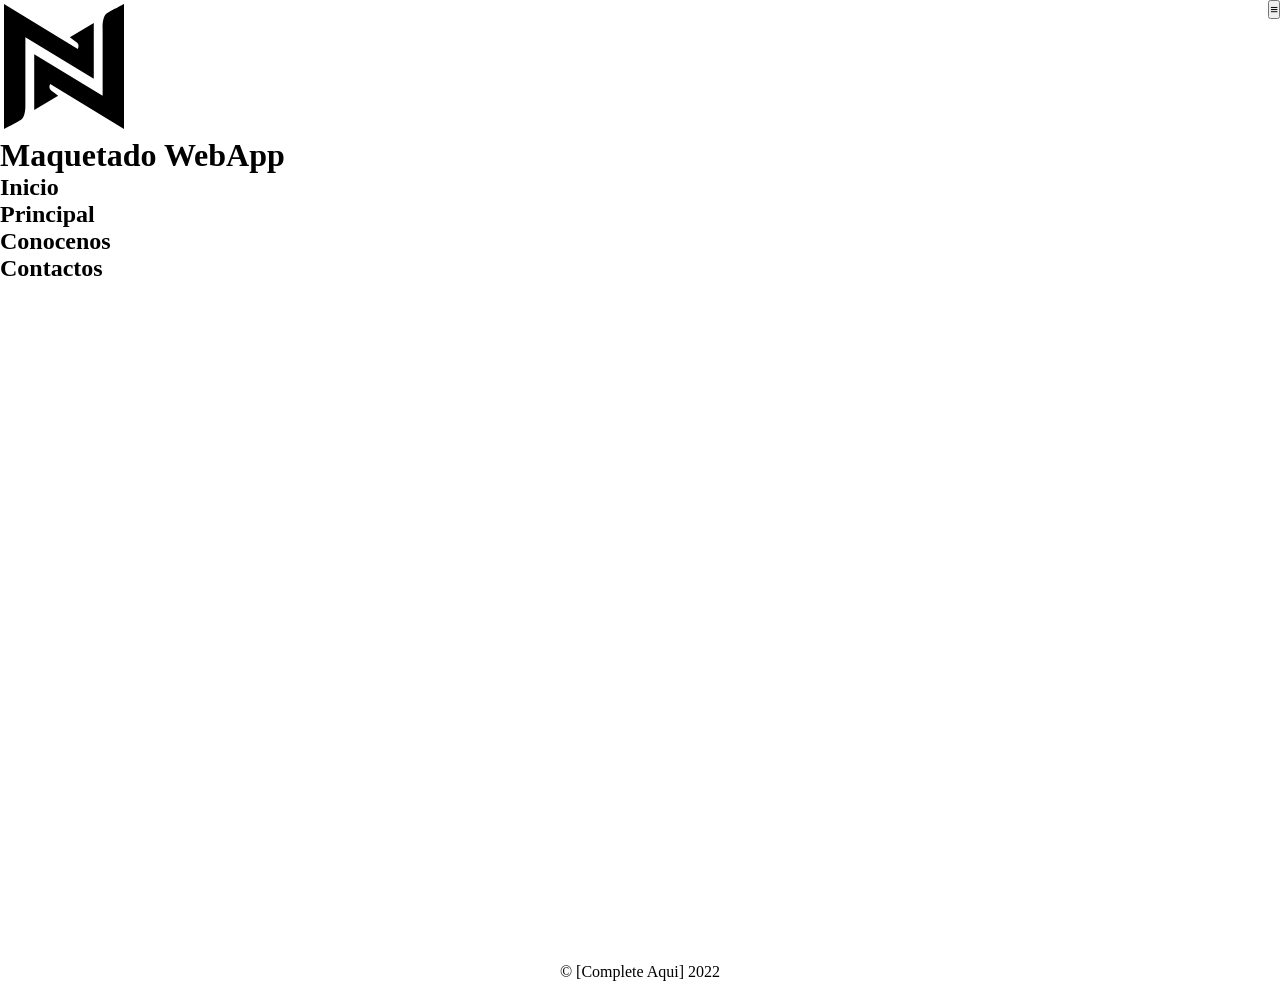
<file: Da Vinci/Interaccion/Brief 01 - Maqueta WebApp/index.html>
<!DOCTYPE html>
<html lang="en">
<head>
    <meta charset="UTF-8">
    <meta http-equiv="X-UA-Compatible" content="IE=edge">
    <meta name="viewport" content="width=device-width, initial-scale=1.0">
    <title>Maquetado WebApp</title>
    <link rel="stylesheet" href="styles/main.css">
</head>
<body>
    <header class="flex">
        <div class="logo">
            <img class="logo_img" src="./Resources/img/n-blem.svg" alt="">
        </div>
        <nav>
            <div class="menu">
                <button class="btn">&equiv;</button>
            </div>
        </nav>
    </header>
    <main>
        <h1>Maquetado WebApp</h1>
        <section class="contenido1">
            <h2>Inicio</h2>
            <!-- <p>Lorem ipsum dolor sit amet consectetur adipisicing elit. In nihil aperiam quia labore vitae ea! Commodi nesciunt reiciendis dolorum ducimus?</p> -->
        </section>
        <section class="contenido2">
            <h2>Principal</h2>
            <!-- <p>Lorem ipsum dolor sit amet consectetur adipisicing elit. Sunt magni labore ut quos maiores porro amet explicabo omnis numquam veniam!</p> -->
        </section>
        <section class="contenido3">
            <h2>Conocenos</h2>
            <!-- <p>Lorem ipsum dolor, sit amet consectetur adipisicing elit. Deleniti voluptate explicabo quia nesciunt veritatis omnis officia quas ex libero quaerat!</p> -->
        </section>
        <section class="contenido4">
            <h2>Contactos</h2>
            <!-- <p>Lorem ipsum dolor sit amet, consectetur adipisicing elit. Doloremque, tenetur? Quae eaque eligendi blanditiis, quos quia laborum molestiae iure ex!</p> -->
        </section>
    </main>
    <footer class="flex footer">
        <p class="copyright">© [Complete Aqui] 2022</p>
    </footer>
</body>
</html>
</file>
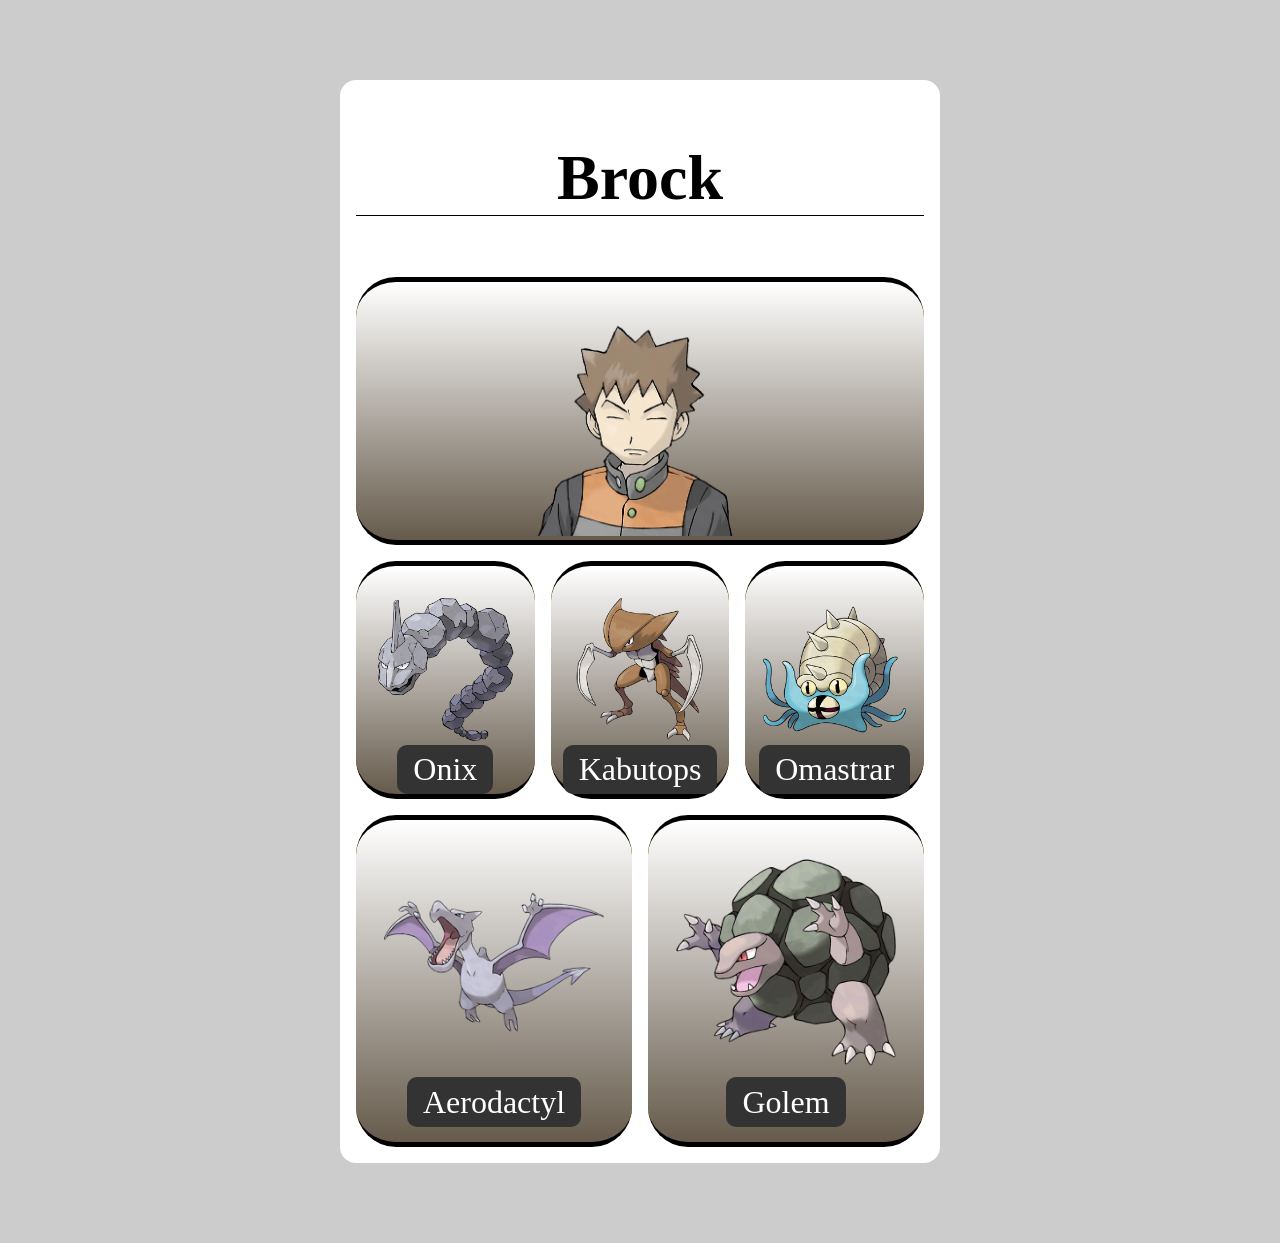
<file: Da Vinci/Interaccion/Brief 02 - Inline-block - alsinet_nicolas/index.html>
<!DOCTYPE html>
<html lang="en">
<head>
    <meta charset="UTF-8">
    <meta http-equiv="X-UA-Compatible" content="IE=edge">
    <meta name="viewport" content="width=device-width, initial-scale=1.0">
    <title>Document</title>
    <link rel="stylesheet" href="style.css">
</head>
<body>
    <div class="container_general">
        <h1 class="title">Brock</h1>
        <div class="container_singular container"><img src="./img/brock.webp" alt=""></div>
        <div class="container_linea3 container">
            <img src="./img/95.png" alt="">
            <p class="nombre">Onix</p>
        </div>
        <div class="container_linea3 container">
            <img src="./img/141.png" alt="">
            <p class="nombre">Kabutops</p>
        </div>
        <div class="container_linea3 container">
            <img src="./img/139.png" alt="">
            <p class="nombre">Omastrar</p>
        </div>
        <div class="container_linea2 container">
            <img src="./img/142.png" alt="">
            <p class="nombre">Aerodactyl</p>
        </div>
        <div class="container_linea2 container">
            <img src="./img/76.png" alt="">
            <p class="nombre">Golem</p>
        </div>
    </div>
</body>
</html>
</file>
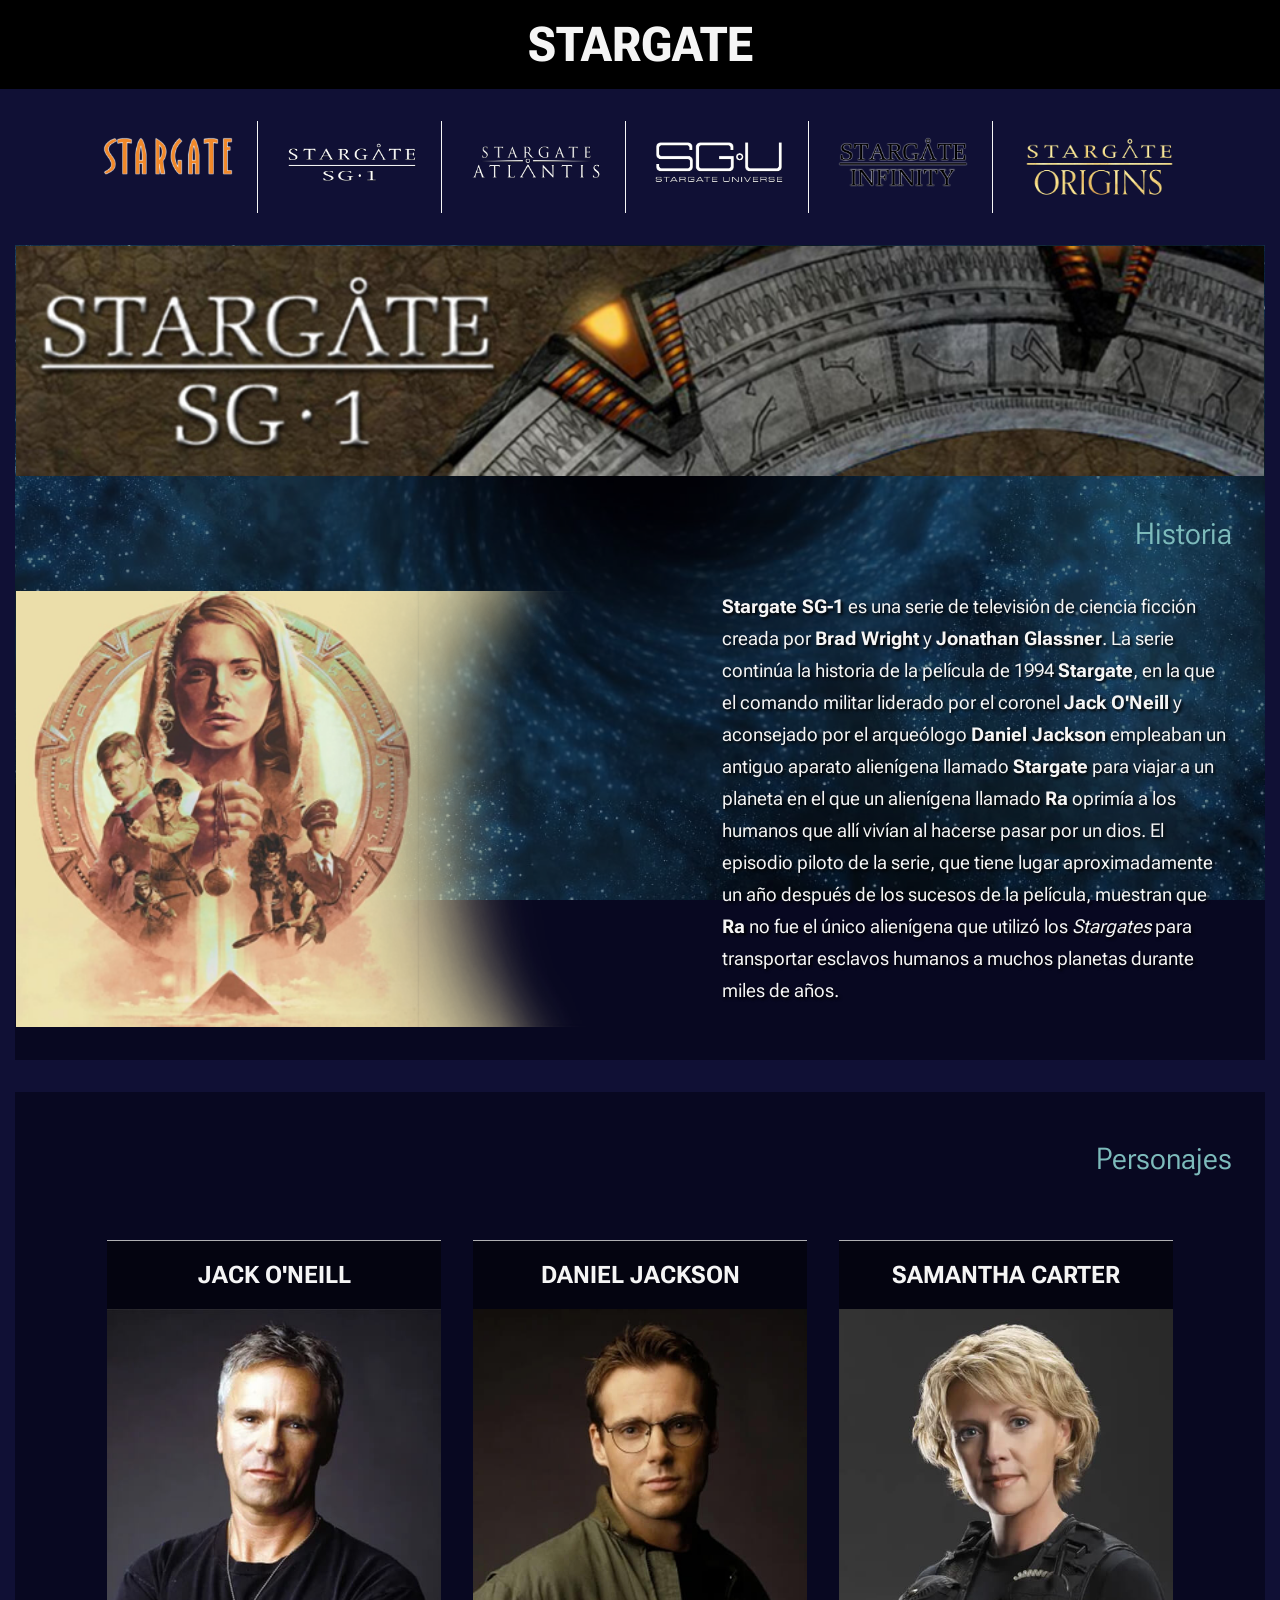
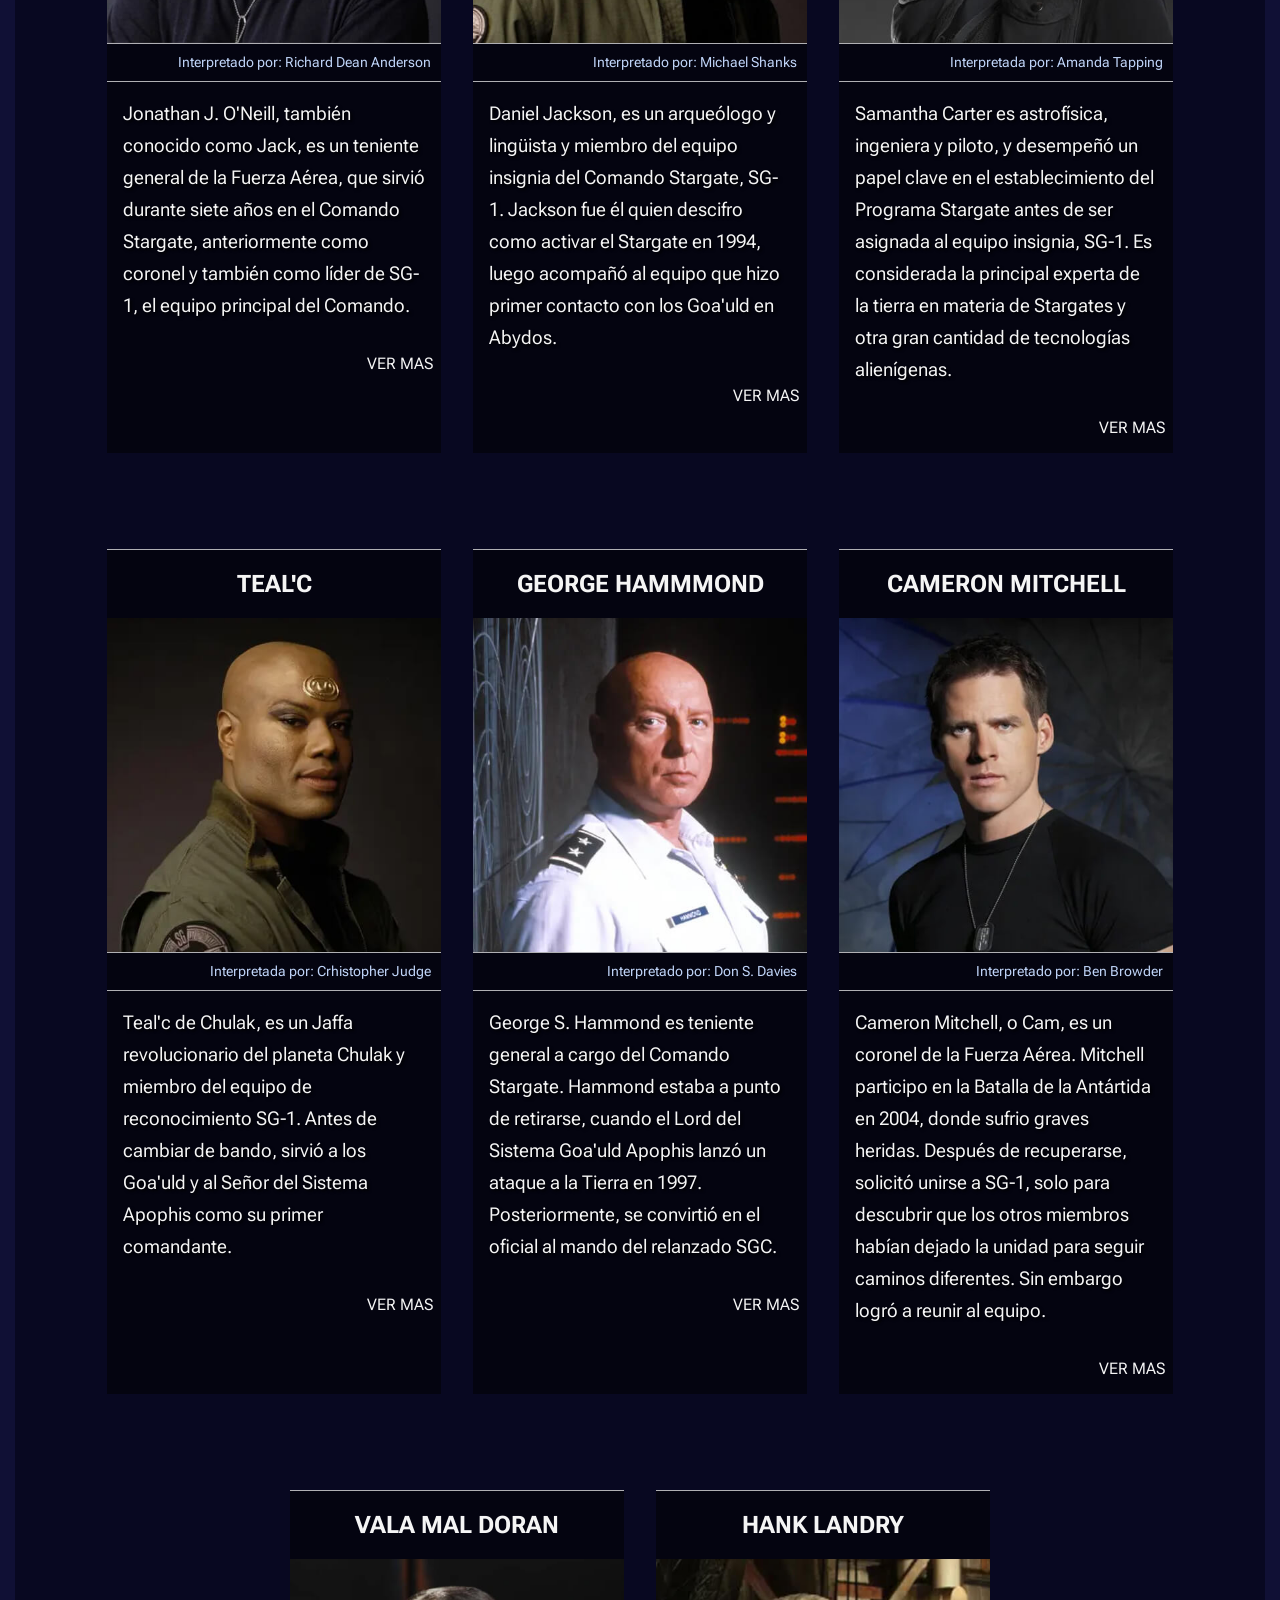
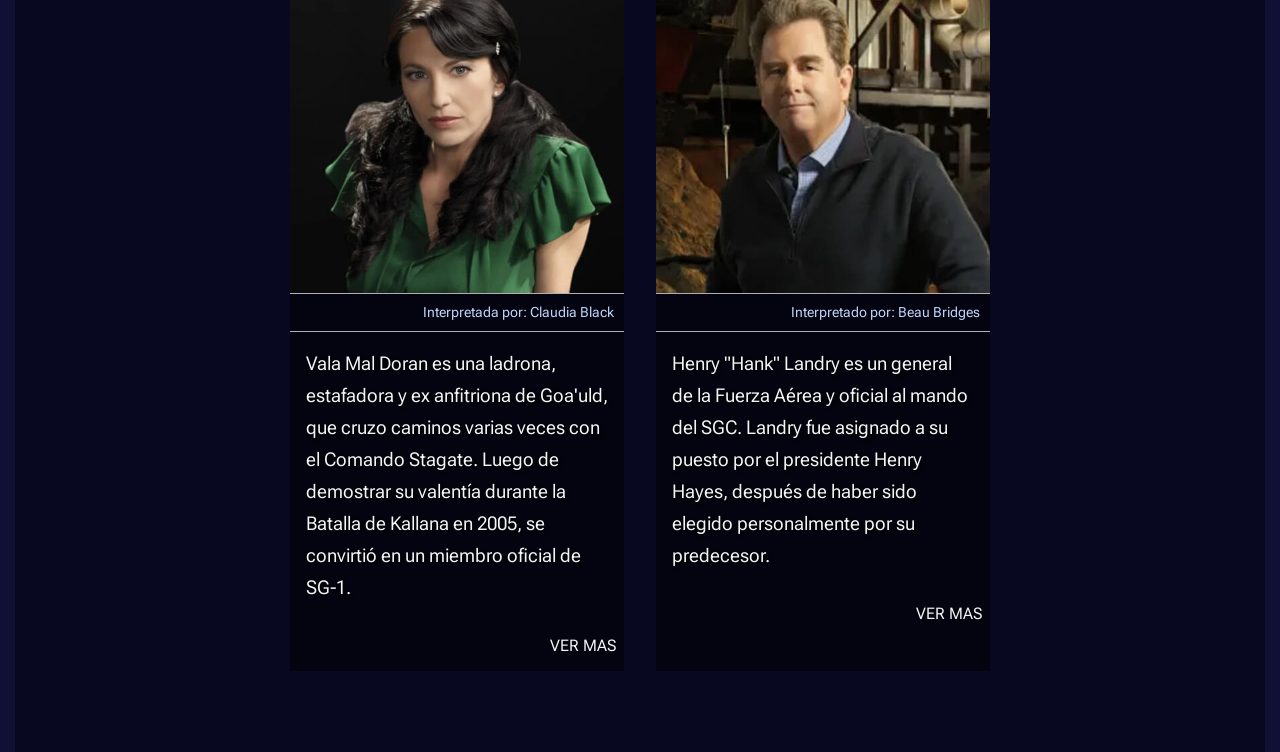
<file: Da Vinci/Interaccion/Brief 04 - parte 2 - Responsive - alsinet nicolas/index.html>
<!DOCTYPE html>
<html lang="en">

<head>
    <meta charset="UTF-8">
    <meta http-equiv="X-UA-Compatible" content="IE=edge">
    <meta name="viewport" content="width=device-width, initial-scale=1.0">
    <title>Práctica Media Queries</title>
    <link rel="stylesheet" href="css/style.css">

    <link rel="preconnect" href="https://fonts.googleapis.com">
    <link rel="preconnect" href="https://fonts.gstatic.com" crossorigin>
    <link href="https://fonts.googleapis.com/css2?family=Roboto+Flex:opsz,wght@8..144,300;8..144,400;8..144,700&display=swap" rel="stylesheet">
</head>

<body>
    <div class="header-bg">
        <header>
            <h1>Stargate</h1>
        </header>

        <nav>
            <div>
                <img src="img/logos/sg.png" alt="Logo Stargate">
                <span>Stargate (1994)</span>
            </div>
            <div>
                <img src="img/logos/sg1.png" alt="Logo Stargate SG-1">
                <span>Stargate SG-1</span>
            </div>
            <div>
                <img src="img/logos/sga.png" alt="Logo Stargate Atlantis">
                <span>Stargate Atlantis</span>
            </div>
            <div>
                <img src="img/logos/sgu.png" alt="Logo Stargate Universe">
                <span>Stargate Universe</span>
            </div>
            <div>
                <img src="img/logos/sgi.png" alt="Logo Stargate Infinity">
                <span>Stargate Infinity</span>
            </div>
            <div>
                <img src="img/logos/sgo.png" alt="Logo Stargate Oirgins">
                <span>Stargate Origins</span>
            </div>
        </nav>
    </div>
    <main>

        <h2>Stargate SG-1</h2>

        <section id="historia">
            <h3>Historia</h3>

            <div class="historiaBanner"><img src="img/banner.jpg" alt="Banner Stagate SG-1"></div>
            <div class="historiaPoster"><img src="img/bg/sgo.png" alt="Poster Stagate SG-1"></div>
            <div class="historiaTexto">
                <p><strong>Stargate SG-1</strong> es una serie de televisión de ciencia ficción creada por <strong>Brad
                        Wright</strong> y <strong>Jonathan Glassner</strong>. La serie continúa la historia de la
                    película
                    de 1994 <strong>Stargate</strong>, en la que el comando militar liderado por el coronel <strong>Jack
                        O'Neill</strong> y aconsejado por el arqueólogo <strong>Daniel Jackson</strong> empleaban un
                    antiguo
                    aparato alienígena llamado <strong>Stargate</strong> para viajar a un planeta en el que un
                    alienígena
                    llamado <strong>Ra</strong> oprimía a los humanos que allí vivían al hacerse pasar por un dios. El
                    episodio piloto de la serie, que tiene lugar aproximadamente un año después de los sucesos de la
                    película, muestran que <strong>Ra</strong> no fue el único alienígena que utilizó los
                    <em>Stargates</em>
                    para transportar esclavos humanos a muchos planetas durante miles de años.
                </p>
            </div>

        </section>

        <section id="personajes">
            <h3>Personajes</h3>

            <div>
                
                <div class="perfil_personaje">
                    <h4>Jack O'Neill</h4>
                    <div class="rowImg"><img src="img/personajes/jack.jpg" alt="Jack O'Neill"></div>
                    <div class="rowActor">Interpretado por: Richard Dean Anderson</div>
                    <div class="rowText">
                        <p>Jonathan J. O'Neill, también conocido como Jack, es un teniente general de la Fuerza
                            Aérea,
                            que
                            sirvió durante siete años en el Comando Stargate, anteriormente como coronel y también
                            como
                            líder de
                            SG-1, el equipo principal del Comando.</p>


                    </div>
                    <div class="rowLink">Ver Mas</div>
                </div>

                <div class="perfil_personaje">
                    <h4>Daniel Jackson</h4>
                    <div class="rowImg"><img src="img/personajes/daniel.jpg" alt="Daniel Jackson"></div>
                    <div class="rowActor">Interpretado por: Michael Shanks</div>
                    <div class="rowText">
                        <p>Daniel Jackson, es un arqueólogo y lingüista y miembro del equipo insignia del Comando
                            Stargate, SG-1. Jackson fue él quien descifro como activar el Stargate en 1994, luego
                            acompañó al equipo que hizo primer contacto con los Goa'uld en Abydos. </p>


                    </div>
                    <div class="rowLink">Ver Mas</div>
                </div>

                <div class="perfil_personaje">
                    <h4>Samantha Carter</h4>
                    <div class="rowImg"><img src="img/personajes/sam.jpg" alt="Samantha Carter"></div>
                    <div class="rowActor">Interpretada por: Amanda Tapping</div>
                    <div class="rowText">
                        <p>Samantha Carter es astrofísica, ingeniera y piloto, y desempeñó un papel clave en el
                            establecimiento
                            del Programa Stargate antes de ser asignada al equipo insignia, SG-1. Es considerada la
                            principal
                            experta de la tierra en materia de Stargates y otra gran cantidad de tecnologías
                            alienígenas.
                        </p>


                    </div>
                    <div class="rowLink">Ver Mas</div>
                </div>

                <div class="perfil_personaje">
                    <h4>Teal'c</h4>
                    <div class="rowImg"><img src="img/personajes/tealc.jpg" alt="Teal'c"></div>
                    <div class="rowActor">Interpretada por: Crhistopher Judge</div>
                    <div class="rowText">
                        <p>Teal'c de Chulak, es un Jaffa revolucionario del planeta Chulak y miembro del equipo de
                            reconocimiento SG-1. Antes de cambiar de bando, sirvió a los Goa'uld y al Señor del
                            Sistema
                            Apophis
                            como su primer comandante.</p>


                    </div>
                    <div class="rowLink">Ver Mas</div>
                </div>

                <div class="perfil_personaje">
                    <h4>George Hammmond</h4>
                    <div class="rowImg"><img src="img/personajes/hammond.jpg" alt="George Hammmond"></div>
                    <div class="rowActor">Interpretado por: Don S. Davies</div>
                    <div class="rowText">
                        <p>George S. Hammond es teniente general a cargo del Comando Stargate. Hammond estaba a
                            punto de
                            retirarse, cuando el Lord del Sistema Goa'uld Apophis lanzó un ataque a la Tierra en
                            1997.
                            Posteriormente, se convirtió en el oficial al mando del relanzado SGC.</p>


                    </div>
                    <div class="rowLink">Ver Mas</div>
                </div>

                <div class="perfil_personaje">
                    <h4>Cameron Mitchell</h4>
                    <div class="rowImg"><img src="img/personajes/cam.jpg" alt="Cameron Mitchell"></div>
                    <div class="rowActor">Interpretado por: Ben Browder</div>
                    <div class="rowText">
                        <p>Cameron Mitchell, o Cam, es un coronel de la Fuerza Aérea. Mitchell participo en la
                            Batalla de la
                            Antártida en 2004, donde sufrio graves heridas. Después de recuperarse,
                            solicitó
                            unirse
                            a SG-1, solo para descubrir que los otros miembros habían dejado la unidad para
                            seguir caminos
                            diferentes. Sin embargo logró a reunir al equipo.</p>


                    </div>
                    <div class="rowLink">Ver Mas</div>
                </div>

                <div class="perfil_personaje">
                    <h4>Vala Mal Doran</h4>
                    <div class="rowImg"><img src="img/personajes/vala.jpg" alt="Vala Mal Doran"></div>
                    <div class="rowActor">Interpretada por: Claudia Black</div>
                    <div class="rowText">
                        <p>Vala Mal Doran es una ladrona, estafadora y ex anfitriona de Goa'uld, que cruzo
                            caminos varias
                            veces
                            con el Comando Stagate. Luego de demostrar su valentía durante la Batalla de Kallana
                            en 2005, se
                            convirtió en un miembro oficial de SG-1.</p>


                    </div>
                    <div class="rowLink">Ver Mas</div>
                </div>

                <div class="perfil_personaje">
                    <h4>Hank Landry</h4>
                    <div class="rowImg"><img src="img/personajes/landry.jpg" alt="Hank Landry"></div>
                    <div class="rowActor">Interpretado por: Beau Bridges</div>
                    <div class="rowText">
                        <p>Henry "Hank" Landry es un general de la Fuerza Aérea y oficial al mando del SGC.
                            Landry fue
                            asignado
                            a su puesto por el presidente Henry Hayes, después de haber sido elegido
                            personalmente por su
                            predecesor.</p>


                    </div>
                    <div class="rowLink">Ver Mas</div>
                </div>
            </div>
        </section>


    </main>

</body>

</html>
</file>
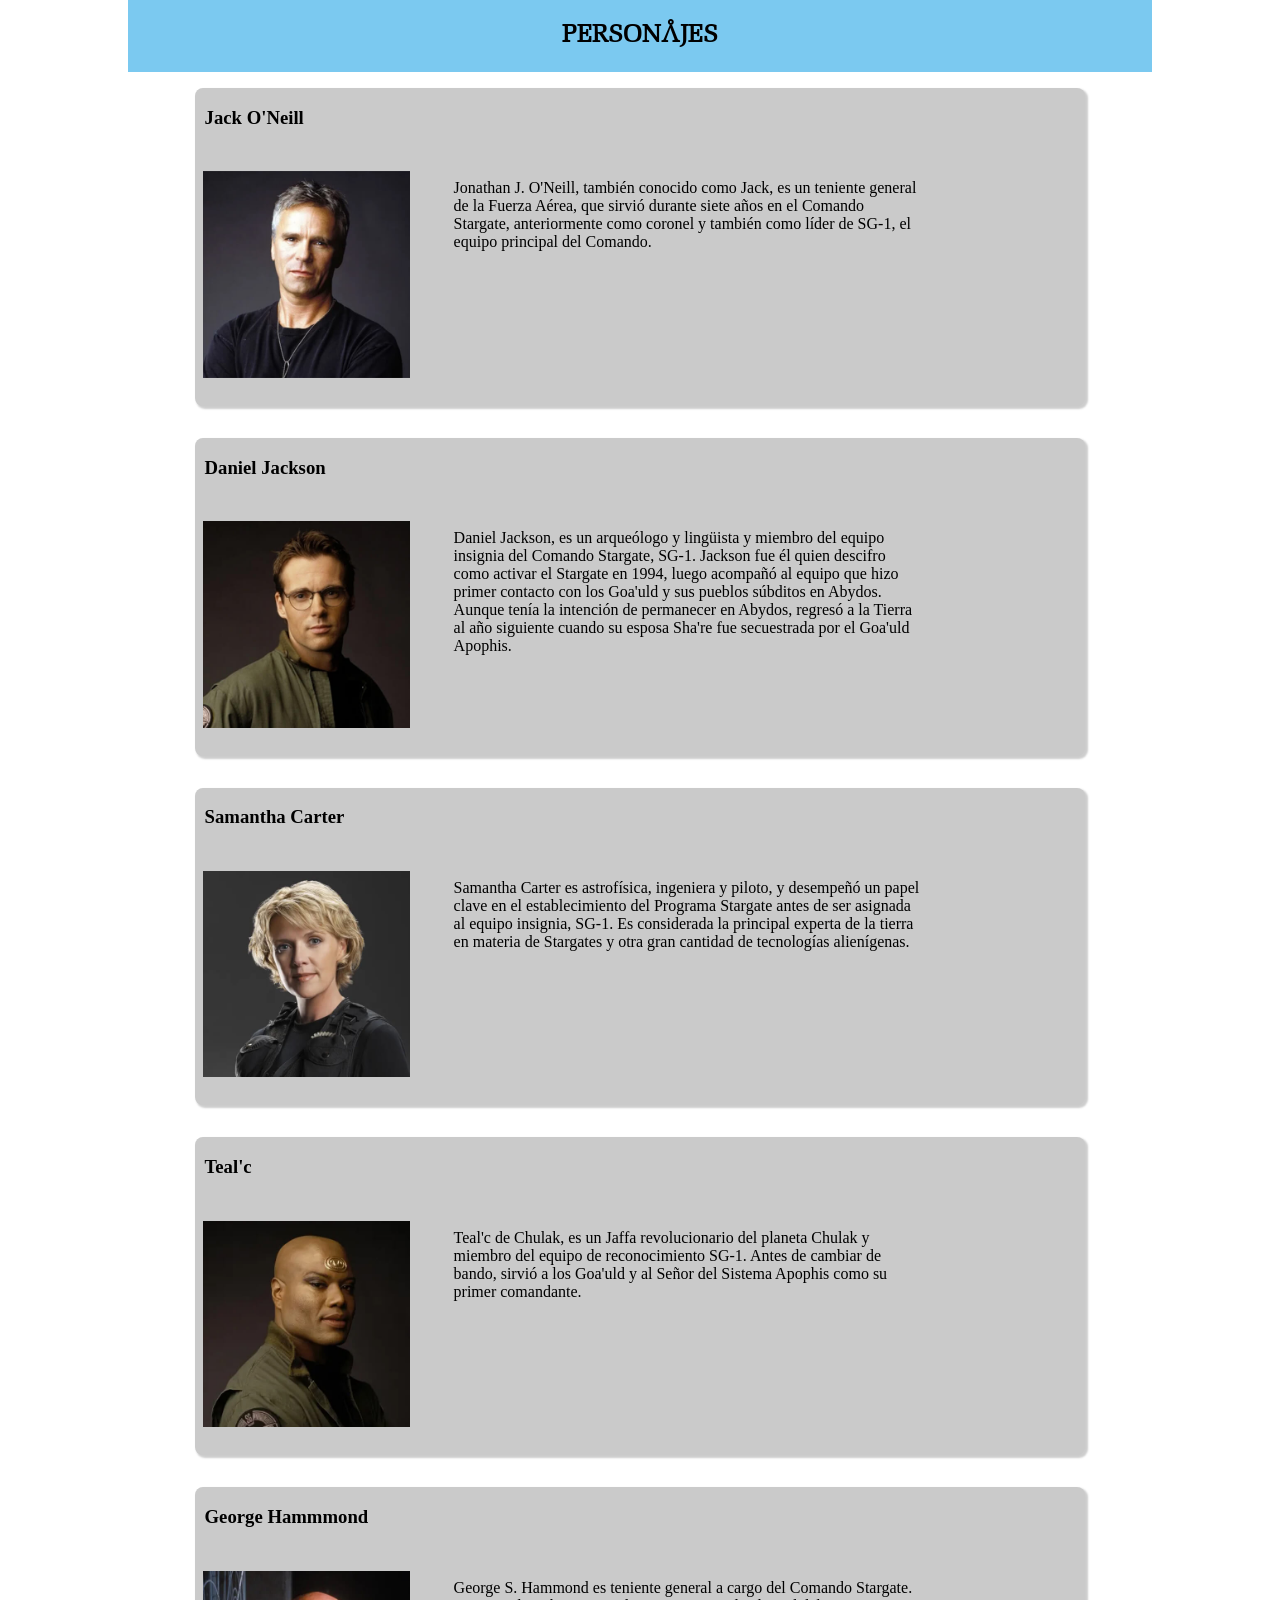
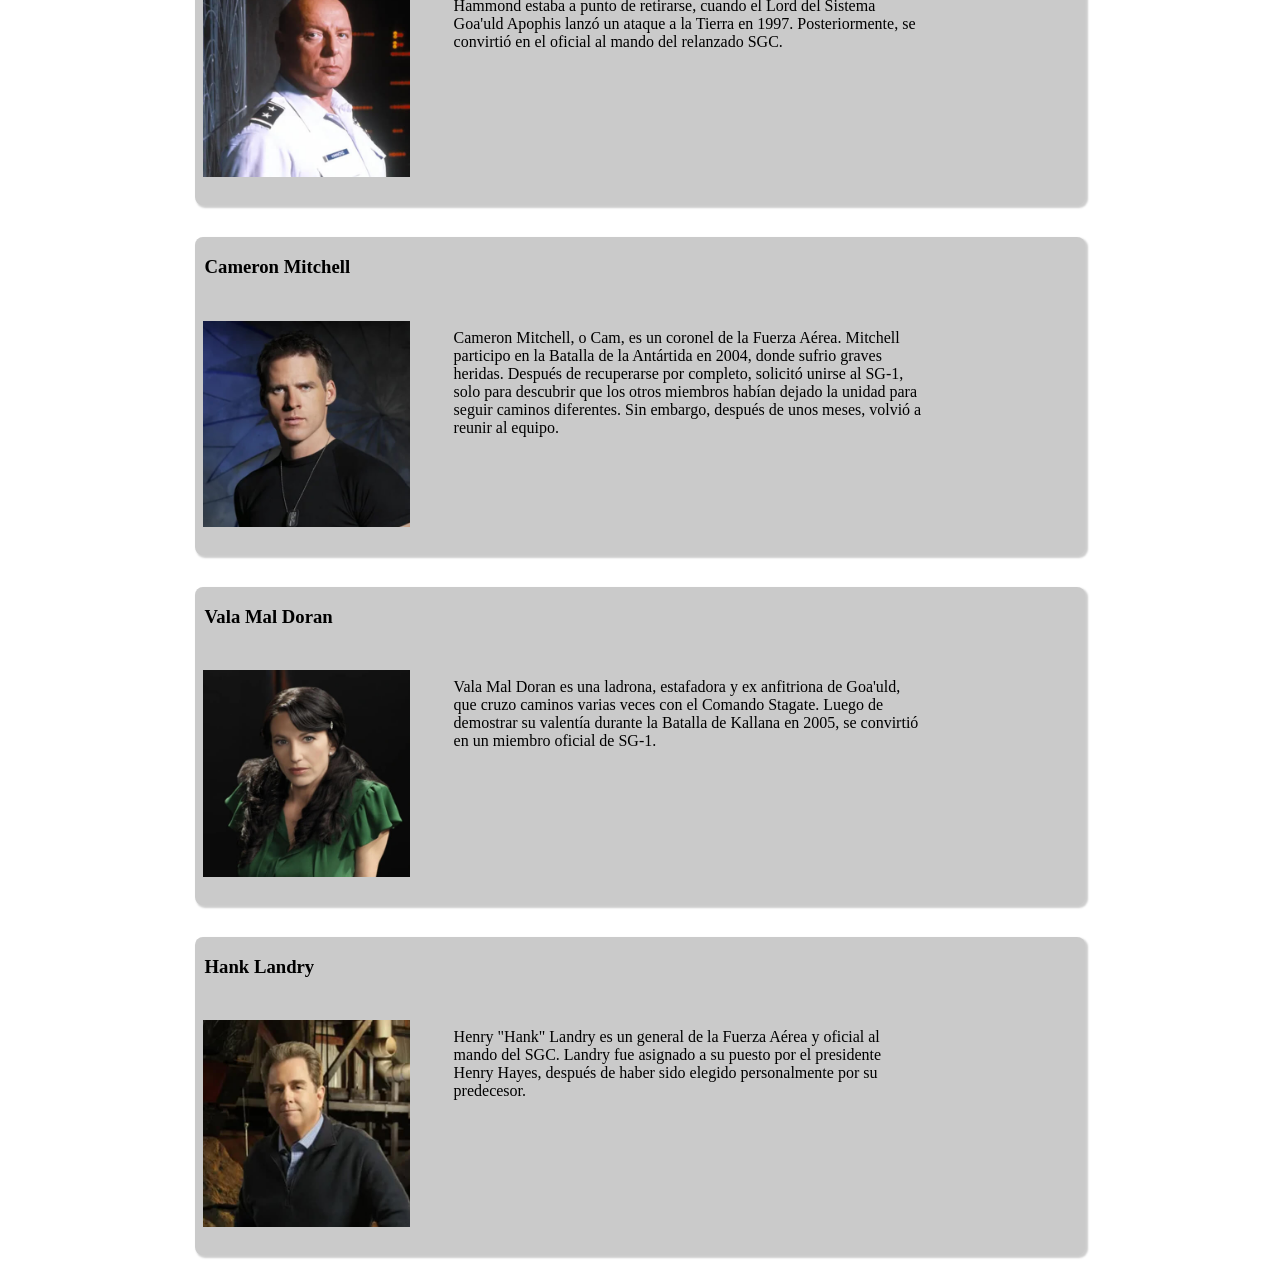
<file: Da Vinci/Interaccion/brief_03/index.html>
<!DOCTYPE html>
<html lang="en">

<head>
    <meta charset="UTF-8">
    <meta http-equiv="X-UA-Compatible" content="IE=edge">
    <meta name="viewport" content="width=device-width, initial-scale=1.0">
    <title>Práctica Responsive</title>
    <link rel="stylesheet" href="css/style.css">
</head>

<body>
    <main>


        <section>
            <h2>PERSONAJES</h2>

            <div class="container flex">
                <div>
                    <h3>Jack O'Neill</h3>
                    <img src="img/personajes/jack.jpg" alt="Jack O'Neill">
                    <p>Jonathan J. O'Neill, también conocido como Jack, es un teniente general de la Fuerza Aérea, que sirvió durante siete años en el Comando Stargate, anteriormente como coronel y también como líder de SG-1, el equipo principal del Comando.</p>
                </div>
    
                <div>
                    <h3>Daniel Jackson</h3>
                    <img src="img/personajes/daniel.jpg" alt="Daniel Jackson">
                    <p>Daniel Jackson, es un arqueólogo y lingüista y miembro del equipo insignia del Comando Stargate, SG-1. Jackson fue él quien descifro como activar el Stargate en 1994, luego acompañó al equipo que hizo primer contacto con los Goa'uld y sus pueblos súbditos en Abydos. Aunque tenía la intención de permanecer en Abydos, regresó a la Tierra al año siguiente cuando su esposa Sha're fue secuestrada por el Goa'uld Apophis.</p>
                </div>
    
                <div>
                    <h3>Samantha Carter</h3>
                    <img src="img/personajes/sam.jpg" alt="Samantha Carter">
                    <p>Samantha Carter es astrofísica, ingeniera y piloto, y desempeñó un papel clave en el establecimiento del Programa Stargate antes de ser asignada al equipo insignia, SG-1. Es considerada la principal experta de la tierra en materia de Stargates y otra gran cantidad de tecnologías alienígenas.</p>
                </div>
                <div>
                    <h3>Teal'c</h3>
                    <img src="img/personajes/tealc.jpg" alt="Teal'c">
                    <p>Teal'c de Chulak, es un Jaffa revolucionario del planeta Chulak y miembro del equipo de reconocimiento SG-1. Antes de cambiar de bando, sirvió a los Goa'uld y al Señor del Sistema Apophis como su primer comandante.</p>
                </div>
                <div>
                    <h3>George Hammmond</h3>
                    <img src="img/personajes/hammond.jpg" alt="George Hammmond">
                    <p>George S. Hammond es teniente general a cargo del Comando Stargate. Hammond estaba a punto de retirarse, cuando el Lord del Sistema Goa'uld Apophis lanzó un ataque a la Tierra en 1997. Posteriormente, se convirtió en el oficial al mando del relanzado SGC.</p>
                </div>
    
                <div>
                    <h3>Cameron Mitchell</h3>
                    <img src="img/personajes/cam.jpg" alt="Cameron Mitchell">
                    <p>Cameron Mitchell, o Cam, es un coronel de la Fuerza Aérea. Mitchell participo en la Batalla de la Antártida en 2004, donde sufrio graves heridas. Después de recuperarse por completo, solicitó unirse al SG-1, solo para descubrir que los otros miembros habían dejado la unidad para seguir caminos diferentes. Sin embargo, después de unos meses, volvió a reunir al equipo.</p>
                </div>
                <div>
                    <h3>Vala Mal Doran</h3>
                    <img src="img/personajes/vala.jpg" alt="Vala Mal Doran">
                    <p>Vala Mal Doran es una ladrona, estafadora y ex anfitriona de Goa'uld, que cruzo caminos varias veces con el Comando Stagate. Luego de demostrar su valentía  durante la Batalla de Kallana en 2005, se convirtió en un miembro oficial de SG-1.</p>
                </div>
                
                <div>
                    <h3>Hank Landry</h3>
                    <img src="img/personajes/landry.jpg" alt="Hank Landry">
                    <p>Henry "Hank" Landry es un general de la Fuerza Aérea y oficial al mando del SGC. Landry fue asignado a su puesto por el presidente Henry Hayes, después de haber sido elegido personalmente por su predecesor.</p>
                </div>
            </div>

        </section>


    </main>

</body>

</html>
</file>
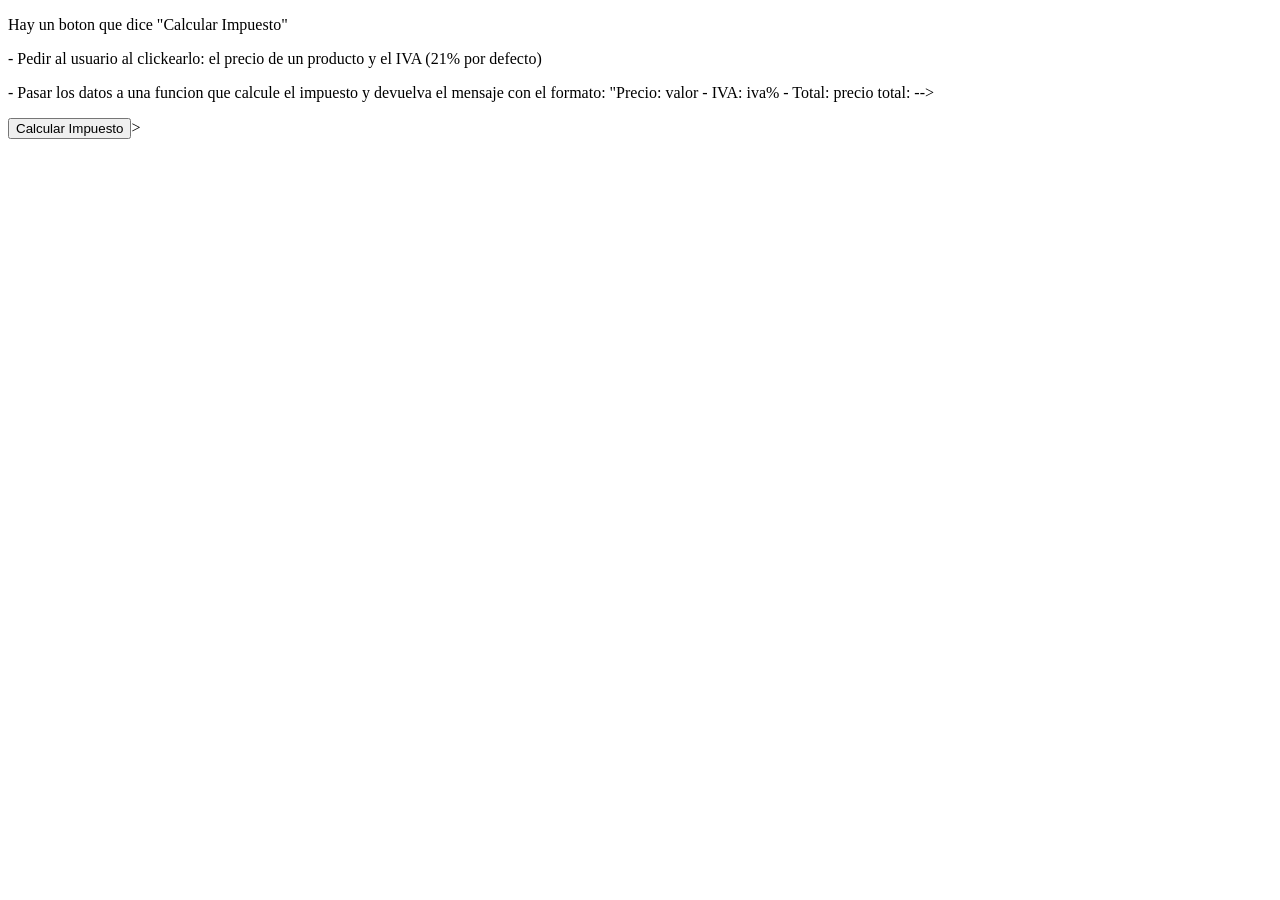
<file: Da Vinci/Programacion/ej-06/index.html>
<!DOCTYPE html>
<html lang="en">
<head>
    <meta charset="UTF-8">
    <meta http-equiv="X-UA-Compatible" content="IE=edge">
    <meta name="viewport" content="width=device-width, initial-scale=1.0">
    <title>Ej-06</title>
    <script src="index.js"></script>
</head>
<body>
    <p>Hay un boton que dice "Calcular Impuesto"</p>
<p>- Pedir al usuario al clickearlo: el precio de un producto y el IVA (21% por defecto)</p>
<p>- Pasar los datos a una funcion que calcule el impuesto y devuelva el mensaje con el formato: "Precio: valor - IVA: iva% - Total: precio total: --></p>
   
<button onclick="calcular()">Calcular Impuesto</button>>

<!-- <button onclick="valorprecio()">Calcular Impuesto 2</button>
<button onclick="valoriva()">Ingresar Impuesto</button>
<button onclick="calcularTotal()">Calcular Impuesto 2</button> -->
</body>
</html>
</file>
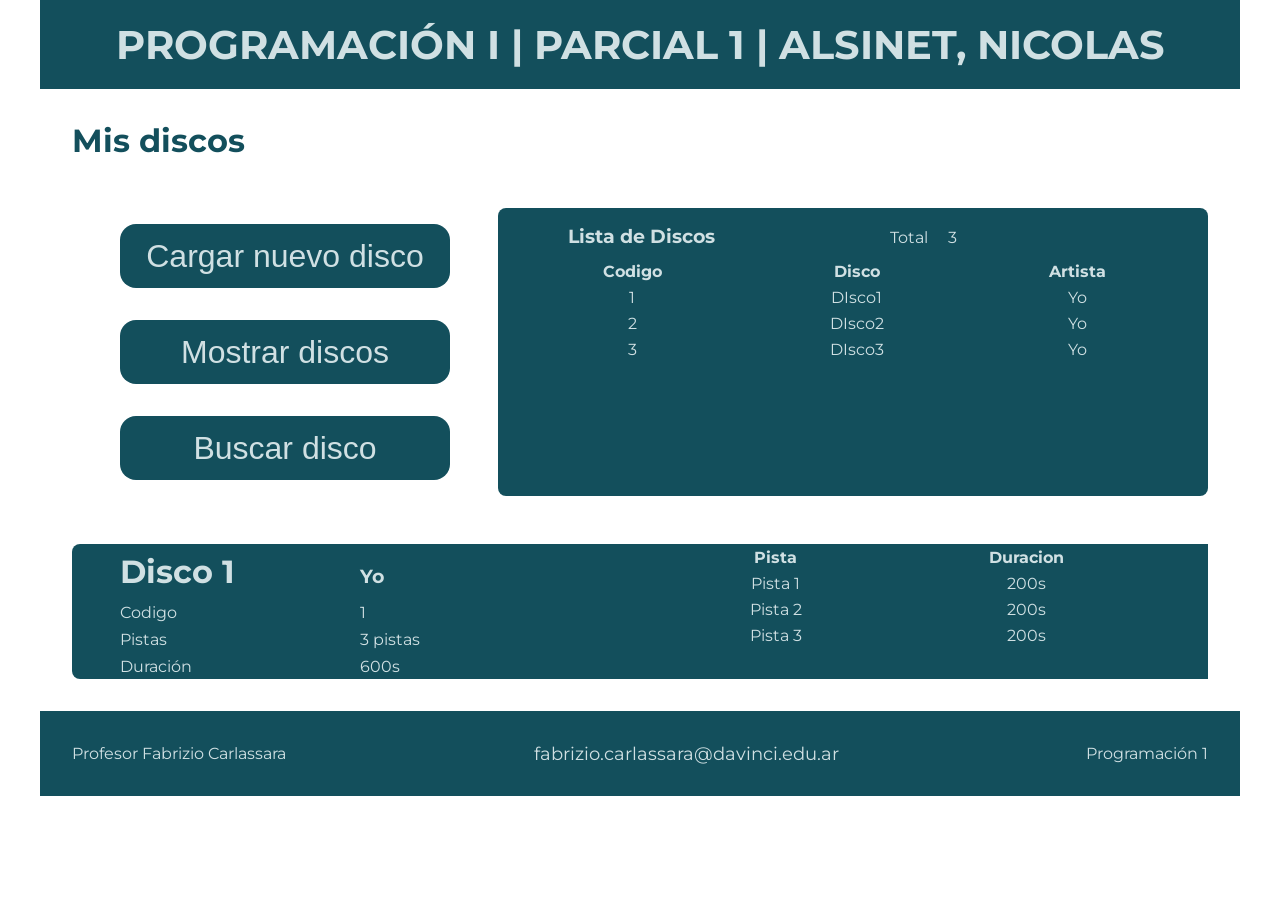
<file: Da Vinci/Programacion/Parcial1/p1-parcial-1-alsinet-nicolas/index.html>
<!doctype html>
<html>
    <head>
        <meta charset="utf-8" />
        <title>Programación I | Parcial 1 | Alsinet, Nicolas</title>
        <meta name="viewport" content="width=device-width, initial-scale=1.0,user-scalable=no" />
        <link rel="shortcut icon" href="favicon.ico" />
        <!-- <link rel="stylesheet" href="styles.css"> -->
        <link rel="stylesheet" href="main.css" />
        <script src="funcionesCarga.js"></script>
        <script src="index.js"></script>
    </head>
    <body>
        <header>
            <h1>Programación I | Parcial 1 | Alsinet, Nicolas</h1>
        </header>
        <main>
            <h2>Mis discos</h2>
            <div class="botonera-lista">
                <div class="botonera">
                    <button onclick="Cargar();">Cargar nuevo disco</button>
                    <button onclick="Mostrar();">Mostrar discos</button>
                    <button onclick="Buscar();">Buscar disco</button>
                </div>
                <div class="disc-list" id="disc-list">
                    <h3>Lista de Discos</h3>
                    <p>Total</p>
                    <p id="total-disc">3</p>
                    <table id="disc-list_tabla" class="disc-list_tabla">
                        <tr>
                            <th>Codigo</th>
                            <th>Discot</th>
                            <th>Artista</th>
                        </tr>
                        <tr>
                            <td>1</td>
                            <td>DIsco 1</td>
                            <td>Yo</td>
                        </tr>
                        <tr>
                            <td>2</td>
                            <td>Disco 2</td>
                            <td>Tu</td>
                        </tr>
                        <tr>
                            <td>3</td>
                            <td>Disco 3</td>
                            <td>El</td>
                        </tr>
                    </table>
                </div>
            </div>
            
            <div class="info" id="info">
                <div class="info_disco">
                    <h3>Disco 1</h3>
                    <h3>Yo</h3>
                    <p>Codigo</p>
                    <p id="info_disco-codigo">1</p>
                    <P>Pistas</P>
                    <p id="info_disco-pistas">3 pistas</p>
                    <p>Duración</p>
                    <p id="info_disco-duracion">600s</p>
                </div>
                <div class="info_pistas">
                    <table class="info_pistas-tabla">
                        <tr>
                            <th>Pista</th>
                            <th>Duracion</th>
                        </tr>
                        <tr>
                            <td>Pista 1</td>
                            <td>200s</td>
                        </tr>
                        <tr>
                            <td>Pista 2</td>
                            <td>200s</td>
                        </tr>
                        <tr>
                            <td>Pista 3</td>
                            <td>200s</td>
                        </tr>
                    </table>
                </div>
            </div>
        </main>
        <footer>
            <ul>
                <li>Profesor Fabrizio Carlassara</li>
                <li>
                    <a href="mailto:fabrizio.carlassara@davinci.edu.ar?subject=P1%20-%20Consulta%20-%20DW2[M|T|N][A|B]%20-%20Apellido,%20Nombre" target="_blank">fabrizio.carlassara@davinci.edu.ar</a>
                </li>
                <li>Programación 1</li>
            </ul>
        </footer>
    </body>
    <script src="funcionesMostrar.js"></script>
</html>
</file>
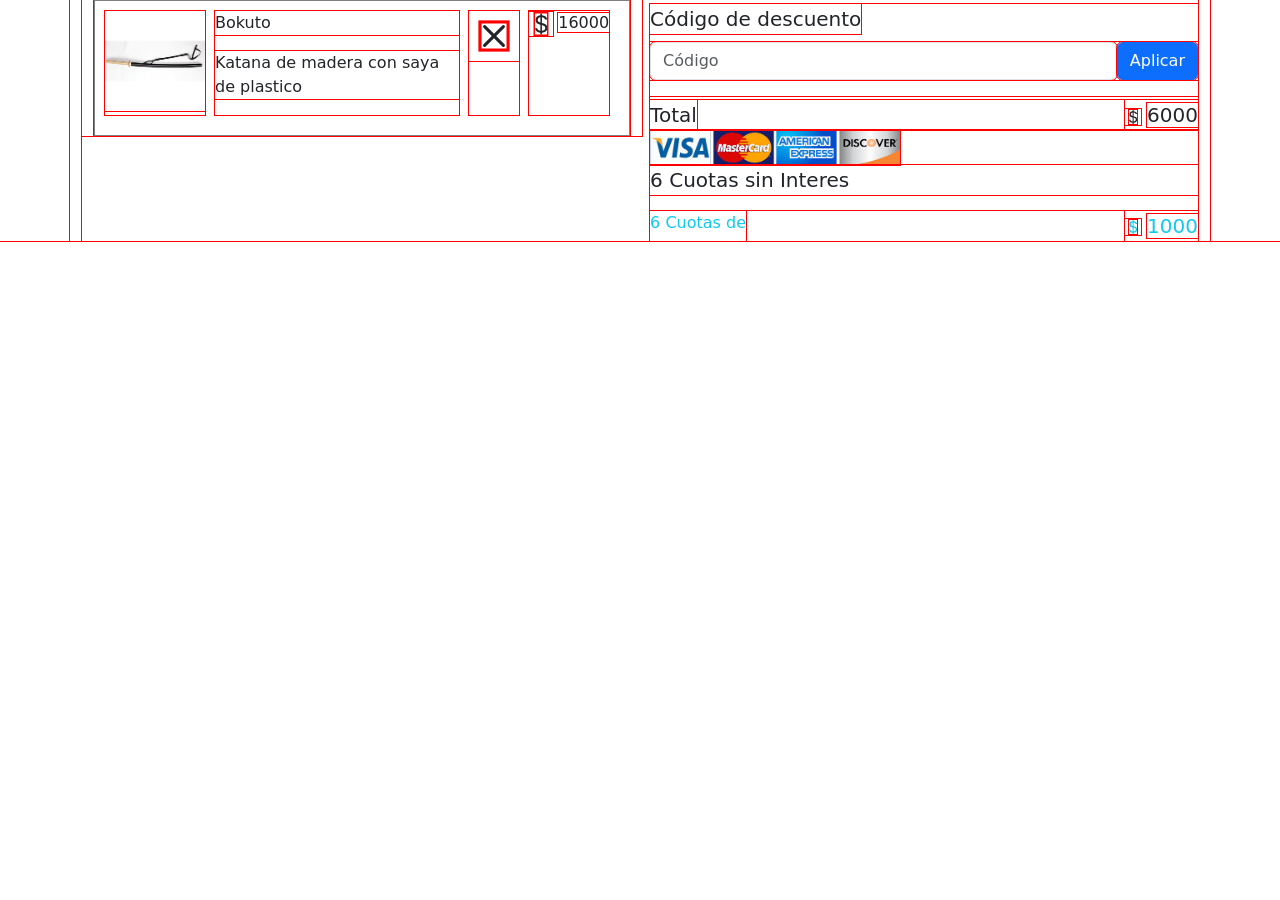
<file: prueba.html>
<!DOCTYPE html>
<html lang="en">
<head>
    <meta charset="UTF-8">
    <meta http-equiv="X-UA-Compatible" content="IE=edge">
    <meta name="viewport" content="width=device-width, initial-scale=1.0">
    <title>Document</title>
    <link href="https://cdn.jsdelivr.net/npm/bootstrap@5.2.2/dist/css/bootstrap.min.css" rel="stylesheet" integrity="sha384-Zenh87qX5JnK2Jl0vWa8Ck2rdkQ2Bzep5IDxbcnCeuOxjzrPF/et3URy9Bv1WTRi" crossorigin="anonymous">
    <link rel="stylesheet" href="style.css">
    <style>
        *{
            outline: red solid 1px;
        }
    </style>
</head>
<body>
    <div class="mx-auto container" id="modal-producto-carrito">
        <div class="d-flex flex-column flex-md-row align-items-center align-items-md-start gap-2 carritoproductos">
            <div id="contenedorProductosCarrito" class="contenedorProductosCarrito container-fluid">
                <div class="contenedor">
                    <div class="r mx-auto">
                        <img src="./img/productos/bokuto-01.jpg" style="width:100px ;" alt="">
                    </div>
                    <div class="o my-auto">
                        <p>Bokuto</p>
                        <p>Katana de madera con saya de plastico</p>
                    </div>
                    <div class="y ms-auto">
                        <span class="">
                            <svg xmlns="http://www.w3.org/2000/svg" width="50" height="50" fill="currentColor" class="bi bi-x" viewBox="0 0 16 16">
                                <path d="M4.646 4.646a.5.5 0 0 1 .708 0L8 7.293l2.646-2.647a.5.5 0 0 1 .708.708L8.707 8l2.647 2.646a.5.5 0 0 1-.708.708L8 8.707l-2.646 2.647a.5.5 0 0 1-.708-.708L7.293 8 4.646 5.354a.5.5 0 0 1 0-.708z"/>
                            </svg>
                        </span>
                    </div>
                    <div class="yg ms-auto">
                        <svg xmlns="http://www.w3.org/2000/svg" width="24" height="24" fill="currentColor" class="bi bi-currency-dollar" viewBox="0 0 16 16">
                            <path d="M4 10.781c.148 1.667 1.513 2.85 3.591 3.003V15h1.043v-1.216c2.27-.179 3.678-1.438 3.678-3.3 0-1.59-.947-2.51-2.956-3.028l-.722-.187V3.467c1.122.11 1.879.714 2.07 1.616h1.47c-.166-1.6-1.54-2.748-3.54-2.875V1H7.591v1.233c-1.939.23-3.27 1.472-3.27 3.156 0 1.454.966 2.483 2.661 2.917l.61.162v4.031c-1.149-.17-1.94-.8-2.131-1.718H4zm3.391-3.836c-1.043-.263-1.6-.825-1.6-1.616 0-.944.704-1.641 1.8-1.828v3.495l-.2-.05zm1.591 1.872c1.287.323 1.852.859 1.852 1.769 0 1.097-.826 1.828-2.2 1.939V8.73l.348.086z"/>
                        </svg>
                        <span id="precioProducto">16000</span>
                    </div>
                </div>
            </div>
            <div class="fs-5 mt-1 order-md-1 w-100 d-flex flex-column flex-grow-1 gap-1">
                <form class="descuento">
                    <label for="cupon-descuento" class="form-label">Código de descuento</label>
                    <div class="mb-3 d-flex">
                        <input type="text" class="form-control" id="cupon-descuento" placeholder="Código">
                        <input type="submit" value="Aplicar" data-bs-dismiss="modal" class="btn btn-primary"></input>
                    </div>
                </form>
                <div class="recibo " id="recibo">
                    <div class="reciboTotal d-flex justify-content-between" id="reciboTotal">
                        <span>Total</span>
                        <span>
                            <svg xmlns="http://www.w3.org/2000/svg" width="16" height="16" fill="currentColor" class="bi bi-currency-dollar" viewBox="0 0 16 16">
                                <path d="M4 10.781c.148 1.667 1.513 2.85 3.591 3.003V15h1.043v-1.216c2.27-.179 3.678-1.438 3.678-3.3 0-1.59-.947-2.51-2.956-3.028l-.722-.187V3.467c1.122.11 1.879.714 2.07 1.616h1.47c-.166-1.6-1.54-2.748-3.54-2.875V1H7.591v1.233c-1.939.23-3.27 1.472-3.27 3.156 0 1.454.966 2.483 2.661 2.917l.61.162v4.031c-1.149-.17-1.94-.8-2.131-1.718H4zm3.391-3.836c-1.043-.263-1.6-.825-1.6-1.616 0-.944.704-1.641 1.8-1.828v3.495l-.2-.05zm1.591 1.872c1.287.323 1.852.859 1.852 1.769 0 1.097-.826 1.828-2.2 1.939V8.73l.348.086z"/>
                            </svg>
                            <span id="precioProducto">6000</span>
                        </span>
                    </div>
                    <div class="cuotas" id="cuotas">
                        <img src="./img/misc/tarjetas.jfif" class="img-fluid" alt="logos de tarjetas" style="max-width:250px ;">
                        <p>6 Cuotas sin Interes</p>
                        <div class="cuotasCaldulo d-flex justify-content-between" id="cuotasCalculo">
                            <span class="text-info fs-6">6 Cuotas de</span>
                            <span class="text-info">
                                <svg xmlns="http://www.w3.org/2000/svg" width="16" height="16" fill="currentColor" class="bi bi-currency-dollar" viewBox="0 0 16 16">
                                    <path d="M4 10.781c.148 1.667 1.513 2.85 3.591 3.003V15h1.043v-1.216c2.27-.179 3.678-1.438 3.678-3.3 0-1.59-.947-2.51-2.956-3.028l-.722-.187V3.467c1.122.11 1.879.714 2.07 1.616h1.47c-.166-1.6-1.54-2.748-3.54-2.875V1H7.591v1.233c-1.939.23-3.27 1.472-3.27 3.156 0 1.454.966 2.483 2.661 2.917l.61.162v4.031c-1.149-.17-1.94-.8-2.131-1.718H4zm3.391-3.836c-1.043-.263-1.6-.825-1.6-1.616 0-.944.704-1.641 1.8-1.828v3.495l-.2-.05zm1.591 1.872c1.287.323 1.852.859 1.852 1.769 0 1.097-.826 1.828-2.2 1.939V8.73l.348.086z"/>
                                </svg>
                                <span id="precioProducto">1000</span>
                            </span>
                        </div>
                    </div>
                </div>
            </div>
        </div>
    </div>

      <script src="https://cdn.jsdelivr.net/npm/bootstrap@5.2.2/dist/js/bootstrap.bundle.min.js" integrity="sha384-OERcA2EqjJCMA+/3y+gxIOqMEjwtxJY7qPCqsdltbNJuaOe923+mo//f6V8Qbsw3" crossorigin="anonymous"></script>

</body>
</html>
</file>
<file: Da Vinci/Interaccion/Brief 01 - Maqueta WebApp/styles/main.css>
* {
    padding: 0;
    margin: 0;
    box-sizing: border-box;
}
.flex {
    display: flex;
    justify-content: space-between;
}
.logo {
    width: 10%;
    min-height: 50px;
    padding: .25em;
}
.logo_img {
    width: 100%;
}
main {
    min-height: calc(100vh - 80px);
}
section {
    display: flex;
    flex-direction: row;
    justify-content: space-between;
    align-items: center;
}
.footer {
    min-height: 30px;
}
.copyright {
    margin: auto;
}
</file>
<file: Da Vinci/Interaccion/Brief 02 - Inline-block - alsinet_nicolas/style.css>
*{
    padding: 0;
    margin: 0;
    box-sizing: border-box;
}
body {
    background-color: #ccc;
}
.title {
    text-align: center;
    font-size: 4em;
    width: 80%;
    margin: .7em auto;
    border-bottom: 1px black solid;
    flex: 1 0 100%;
}
.container_general {
    background-color: #fff;
    width: 600px;
    margin: 5em auto;
    padding: 1em;
    border-radius: 1rem;
    display: flex;
    flex-wrap: wrap;
    justify-content: center;
    gap: 1em;
}
.container {
    border-radius: 2.5rem;
    border-top: 5px solid black;
    border-bottom: 5px solid black;
    background-color: yellow;
    background-image: linear-gradient(#fff, #665B4C);
}
.container_singular {
    text-align: center;
    flex: 1 1 90%;
}
.container_linea3 {
    text-align: center;
    aspect-ratio: 4 / 5;
    flex: 1 0 30%;
}
.container_linea2 {
    text-align: center;
    aspect-ratio: 5 / 6;
    flex: 1 0 45%;
}
img {
    padding: 2em 0 0;
    width: 80%;
    text-align: center;
}
.nombre {
    font-size: 2rem;
    color: white;
    background-color: #333;
    width: fit-content;
    padding: .2em .5em;
    border-radius: 10px;
    margin: auto;
}
</file>
<file: Da Vinci/Interaccion/Brief 04 - parte 2 - Responsive - alsinet nicolas/css/style.css>
* {
    margin: 0px;
    padding: 0px;
    box-sizing: border-box;
}
/*DISEñOS GENERALES PARA TODAS LAS VISTAS*/

body {
    font-family: 'Roboto Flex', sans-serif;
    color: whitesmoke;
    background-color: #01010B;
    background-image: url('../img/bg/wormhole.jpg');
    background-size: cover;
    background-position: center;
    background-attachment: fixed;
}
header, main {
    max-width: 1200px;
}
main {
    margin: auto;
}
img {
    width: 100%;
    display: block;
}
h1, h2,h3,h4 {
    padding: .5rem;
    margin: .5rem 0;
    text-transform: uppercase;
}
h2 {
    margin: 0;
    padding-top: 1.5rem;
    padding-bottom: 1.5rem;
    font-size: 2rem;
    font-weight: 700;
    text-shadow: 1px 1px 1px white;
    text-align: center;
}
h3 {
    font-size: 1.9rem;
    font-weight: 400;
    text-transform: capitalize;
    text-align: right;
    color: rgb(125, 187, 187);
}
p {
    font-size: 1.2rem;
    line-height: 2rem;
    text-shadow: 2px 2px 3px black;
}

/*Estilos generales del header y nav*/
.header-bg {
    position: relative;
    overflow: hidden;
    display: flex;
    justify-content: space-between;
    background: url(../img/bg/sg1.jpg) center no-repeat black;
    background-size: cover;
    background-position: top left;
}
nav > div {
    margin: .5rem .3rem;
    padding: .5rem 0;
    width: 16ch;
    border-bottom: thin whitesmoke solid;
    cursor: pointer;
    text-shadow: 1px 1px grey;
}
nav > div:nth-child(1) {
    margin-top: 4rem;
}
nav > div:last-child {
    margin-bottom: 1rem;
}
nav > div > img {
    display: none;
}

/*Estilos Generales del main*/
/*Estilos Generales de la seccion historia*/
main > h2 {
    background-image: linear-gradient(black,black,  transparent);
    border-top: 2px solid rgb(84, 134, 221);
}
.historiaTexto {
    padding: 0 1rem;
}
section {
    margin: 2rem 0 0;
    padding: 2rem 0;
    background-color: #01010b79;
    border: thin solid transparent;
    overflow: auto;
}
.historiaBanner, .historiaPoster {
    display: none;
}

/*Estilos generales de la sección personajes*/

.perfil_personaje {
    font-size: 1rem;
    border-top: thin solid rgba(245, 245, 245, 0.712);
    margin: 2rem 0;
    background-color: rgba(0, 0, 0, 0.5);
}
.perfil_personaje h4 {
    padding: .5em 1.2em;
    font-size: 1.5rem;
    text-align: center;
}
.perfil_personaje p {
    padding: 1rem;
    font-size: 1.2rem;
    border-top: thin solid rgba(245, 245, 245, 0.712);

}
.perfil_personaje .rowImg img {
    max-width: 500px;
    margin: auto;
}
.perfil_personaje .rowActor {
    max-width: 500px;
    margin: auto;
    padding: 10px 10px;
    font-size: 0.9rem;
    text-align: right;
    color: rgb(192, 213, 249);
    border-top: thin solid rgba(245, 245, 245, 0.712);

}
.perfil_personaje .rowLink {
    padding: 0 0.5rem 1rem;
    text-align: right;
    text-transform: uppercase;
    margin-top: 1rem;
}

/*ES DECIR SIEMPRE QUE LA PANTALLA TENGA AL MENOS 576px*/
/*DIGAMOS, UNA TABLET*/
@media screen and (min-width:576px) {
    .header-bg {
        background: url(../img/bg/sg1.jpg) no-repeat black;
        background-size: fixed;
        background-position: bottom right;
    }
    nav > div {
        font-size: 1.2em;
    }
    main > h2 {
        display: none;
    }
    #historia {
        margin-top: 0;
        padding-top: 0;
        display: flex;
        flex-flow: column;
    }
    .historiaBanner {
        display: block;
        order: -1;
        padding: 0;
    }
    #personajes > :nth-child(2){
        padding: 1rem;
        display: flex;
        justify-content: center;
        flex-wrap: wrap;
        gap: 1rem;
    }
    .perfil_personaje{
        flex: 0 1 calc(350px - 1rem);
    }
    
}

/*ES DECIR SIEMPRE QUE LA PANTALLA TENGA AL MENOS 993px DISPONIBLES*/
/*DIGAMOS, UNA PC*/
@media screen and (min-width:993px) {
    body {
        background-color: #101035;
        background-image: none;
    }
    .header-bg {
        display: block;

        background: black;
    }
    h1 {
        width: 100vw;
        text-align: center;
        font-size: 3rem;
    }
    nav {
        background-color: #101035;
        padding: 1.5rem;
        display: flex;
        justify-content: center;
    }
    nav > div:nth-child(1) {
        margin: 0.5rem 0.3rem;
    }
    nav > div:last-child {
        margin: 0.5rem 0.3rem;
    }
    nav > div {
        display: block;
        max-width: 155px;
        padding: 1rem 0; 
        cursor: pointer;
        border-bottom: none;
    }

    nav>div:not(:last-child) {
        margin-right: 1.5rem;
        padding-right: 1.5rem;
        border-right: thin solid whitesmoke;
    }

    nav>div>img {
        display: block;

    }

    nav>div>span {
        display: none;

    }
    main{
        max-width: 1250px;
        background-image: url('../img/bg/wormhole.jpg');
        background-size: cover;
        background-position: center;
        background-attachment: fixed;
    }
    h3 {
        padding: .5rem 2rem;
    }
    #historia {
        font-size: 0;
        flex-wrap: wrap;
        flex-direction: row;
        vertical-align: middle;
    }
    #historia h3 {
        margin: 2rem 0;
        flex: 0 1 100%;
    }
    .historiaBanner {
        flex: 0 1 100%;
    }
    .historiaPoster {
        display: block;
        flex: 1 1 500px;
    }

    .historiaTexto {
        padding: 0 2rem;
        font-size: 1rem;
        
        flex: 1 1 400px;
    }
    .historiaTexto > p {
        line-height: 1.5rem;
    }
    #personajes > :nth-child(2){
        gap: 2rem;
    }
 }
 @media screen and (min-width:1150px) {
    .historiaTexto > p {
        line-height: 2rem;
    }
 }
</file>
<file: Da Vinci/Interaccion/brief_03/css/style.css>
@font-face{
    src: url('../fonts/STARGATE.TTF');
    font-family: 'stargate';
}
body {
    width:80% ;
    margin: 0 auto;
}
* {
    margin: 0px;
    padding: 0px;
    box-sizing: border-box;
}

h2 {
    font-family: 'stargate', sans-serif;
    text-align: CENTER;
    padding: 1em;
    background-color: rgb(123, 201, 240);
}
.container {
    display: flex;
    flex-direction: column;
}
.container div {
    margin: 1em;
    box-shadow: 2px 2px 2px 1px rgba(0, 0, 0, 0.2);
    border-radius: 8px;
    background-color: rgb(202, 202, 202);
    flex: 1 1 100%;
}
h3 {
    padding: 1em .5em;
}
img {
    margin: 1em auto;
    display: block;
    width: 100%;
}
p {
    padding: .5em .5em;
}

@media screen and (min-width: 672px) {
    .container {
        width: 90%;
        margin: auto;
        flex-direction: row;
        flex-wrap: wrap;
    }
    .container div {
        flex: 0 1 40%;
    }
}

@media screen and (min-width: 991px) {
    .container div {
        flex: 1 1 100%;
    }
    img {
        width: 25%;
        display: inline-block;
        padding: .5em;
    }
    p {
        width: 60%;
        display: inline-block;
        vertical-align: top;
        padding: 2em;
    }
}
</file>
<file: Da Vinci/Programacion/Parcial1/p1-parcial-1-alsinet-nicolas/styles.css>
/**
 * Versión 1.0.0
 */
@charset "utf-8";

/**
 * Fonts
 */
@import url('https://fonts.googleapis.com/css?family=Montserrat:100,100i,200,200i,300,300i,400,400i,500,500i,600,600i,700,700i,800,800i,900,900i&display=swap');

/**
 * Mobile
 */

/** General */
html {
    box-sizing: border-box;
}

*, *:before, *:after {
    box-sizing: inherit;
}

* {
    margin: 0;
    padding: 0;
    font-size: 10px;
    line-height: 1;
    font-family: 'Montserrat', sans-serif;
    font-weight: 400;
}

/** Body */
body {
    background-color: #134F5C;
    color: #D0E0E3;
}

/** Header */
header {
    display: flex;
    flex-direction: column;
    justify-content: center;
    align-items: center;
    padding: 2em;
}

/** Encabezados */
h1,
h2 {
    font-family: 'Montserrat';
    font-size: 3.6em;
    line-height: 1.5;
    font-weight: 700;
    text-align: center;
}

h2 {
    font-size: 3em;
    color: #134F5C;
}

/** Main */
main {
    display: flex;
    flex-direction: column;
    padding: 4em 2em;
    background-color: #FFF;
}
main > .botonera {
    display: flex;
    flex-direction: column;
    padding: 4em 2em;
    background-color: #FFF;
}

.botonera button {
    margin: .5em 0;
    border: none;
    border-radius: .5em;
    padding: .25em .5em;
    background: #134F5C;
    cursor: pointer;
    font-size: 2.4em;
    line-height: 1.5;
    text-align: center;
    color: #D0E0E3;
}
.info {
    font-family: Arial, Helvetica, sans-serif;
    width: 80%;
    margin: auto;
    display: flex;
    color: black;
    justify-content: space-evenly;
}
.info > div {
    flex: 1 1 50%;
    font-size: 2em;
}
.rojo {
    color: red;
    
}
/** Footer */
footer {
    display: flex;
    flex-direction: column;
    justify-content: center;
    align-items: center;
    width: 100%;
    padding: 2em;
    
}

footer ul {
    display: flex;
    flex-direction: column;
    justify-content: space-between;
    align-items: center;
    width: 100%;
    list-style: none;
}

footer ul li {
    font-family: 'Montserrat';
    font-size: 1.4em;
    line-height: 1.5;
    text-align: center;
}

footer ul li a {
    font-family: 'Montserrat';
    font-size: 1em;
    text-decoration: none;
    color: #D0E0E3;
}

footer ul li a:hover {
    color: #a2c4c9;
}

/** Overs */
main button:hover {
    opacity: .8;
}

/**
 * Web
 */
@media screen and (min-width: 960px) {

    /** Main */

    /** Footer */
    footer ul {
        flex-direction: row;
    }

}
</file>
<file: Da Vinci/Programacion/Parcial1/p1-parcial-1-alsinet-nicolas/main.css>
/*
Imports and links
*/
@import url('https://fonts.googleapis.com/css?family=Montserrat:100,100i,200,200i,300,300i,400,400i,500,500i,600,600i,700,700i,800,800i,900,900i&display=swap');

/*
Estilos generales
*/

*{
    margin: 0;
    padding: 0;
    box-sizing: border-box;
}

body {
    background-color: #fff;
    font-family: 'Montserrat', sans-serif;
    color: #D0E0E3;
}
header, 
footer {
    max-width: 1200px;
    margin: 0 auto;
    background-color: #134F5C;
}
main {
    max-width: 1200px;
    margin: 0 auto;
    max-height: calc(100vh - 174px);
}
/*
Encabezado
*/

h1 {
    padding: .5em;
    text-align: center;
    text-transform: uppercase;
    font-weight: 700;
    font-size: 2.5rem;
}

/*
Main
*/
main {
    background-color: #fff;
}
h2 {
    margin: 1rem;
    padding: 1rem;
    font-size: 2em;
    color: #134F5C;
}
.botonera-lista {
    margin: 1rem;
    padding: 1rem;
    display: flex;
    justify-content: space-between;
    max-height: 100%;
    
}
/*
Botones
*/
.botonera {
    padding: 0 3rem;
    display: flex;
    flex-direction: column;
    flex: 1 1 30%;
}

.botonera button {
    margin: .5em 0;
    padding: .25em .5em;
    max-width: 350px;
    border: none;
    border-radius: .5em;
    background: #134F5C;
    cursor: pointer;
    font-size: 2em;
    line-height: 1.5;
    text-align: center;
    color: #D0E0E3;

}
/*
Lista
*/
.disc-list {
    padding: .5rem 1rem;
    border-radius: .5em;
    background: #134F5C;
    overflow-y: auto;
    max-height: 40vh;
    flex: 1 1 55%;
}
.disc-list h3,
.disc-list p  {
    margin: .5em;
    display: inline-block;
    width: calc(33% - 2rem);
    text-align: right;
}
#total-disc {
    text-align: left;
}
.disc-list_tabla {
    width: 100%;
    text-align: center;
}
.disc-list_tabla th,
.disc-list_tabla td {
    line-height: 1.5;
}
.disc-list_tabla  td {
    cursor: pointer;
}
/*
Disco Seleccionado
*/
.info {
    margin: 1rem;
    padding: 1rem;
    background: white;
    overflow-y: auto;
    display: flex;
    justify-content: space-between;
    
}
.info_disco,
.info_pistas {
    background: #134F5C;
    flex: 1 1 100%;
    padding: 0 2rem;
    overflow-y: auto;
    max-height: 15vh;
    flex: 1 1 55%;
}
.info_disco {
    border-radius: .5em 0 0 .5em;
}
.info_disco > * {
    display: inline-block;
    padding: .25em 1rem;
    width: calc(50% - 1rem);
}

.info_disco :first-child {
    font-size: 2rem;
}
.info_pistas table{
    width: 100%;
    text-align: center;
}
.info_pistas-tabla th,
.info_pistas-tabla td {
    line-height: 1.5;
}

/*
Footer
*/
footer ul {
    display: flex;
    justify-content: space-between;
    align-items: center;
    padding: 2em;
    list-style: none;
}

footer a {
    font-size: 1.1rem;
    text-decoration: none;
    color: #D0E0E3;
}

/*
Hovers
*/
footer a:hover {
    color: white;
    text-shadow: 1px 1px 1px white;
}
</file>
<file: style.css>
/* * {
    outline: 1px red solid;
} */
.navbar-brand > img {
    width: 100%;
    max-width: 40px;
}
img {
    display: block;
    width: 100%;
}
.hero {
    max-width: 1200px;
    margin: auto;
}
.tienda {
    width: 100%;
    padding: 0 1rem;
    margin: 0 auto;
}
.hero {
    padding-top: 72px;
}
.minicarrito {
    min-width: 200px;
}
.social,
.datos {
    list-style: none;
}
.imagen-perfil {
    max-width: 250px;
}


.contenedor {
    border: thin solid grey;
    display: grid;

    padding: 10px;
    gap: 10px;

    /* grid-template-columns: [inicio] 1fr [fin-col-1 inicio-col-2] 1fr [fin-col-2] 1fr [final];
    grid-template-rows: repeat(3, 1fr); */



    grid-template-areas:    "imagen nada  cerrar"
                            " texto texto precio";
}

/*MIS ITEMS GRID, ESTOS SON LOS HIJOS DIRECTOS DEL CONTENEDOR*/


.productoCarritoImagen {
    grid-area: imagen;

}

.productoCarritoTexto {
    grid-area: texto;

}

.productoCarritoCerrar {
    grid-area: cerrar;
}

.productoCarritoPrecio {
    grid-area: precio;
}

@media (min-width: 576px) {
    .contenedor {
        grid-template-areas:    "imagen texto   texto   texto   cerrar"
                                "imagen texto   texto   texto   precio";
    }
 }

@media (min-width: 768px) {

 }

@media (min-width: 992px) { 
    .contenedorProductosCarrito {
        min-width: 500px;
    }
}

@media (min-width: 1200px) { 

}
@media (min-width: 1400px) { 

}
</file>
